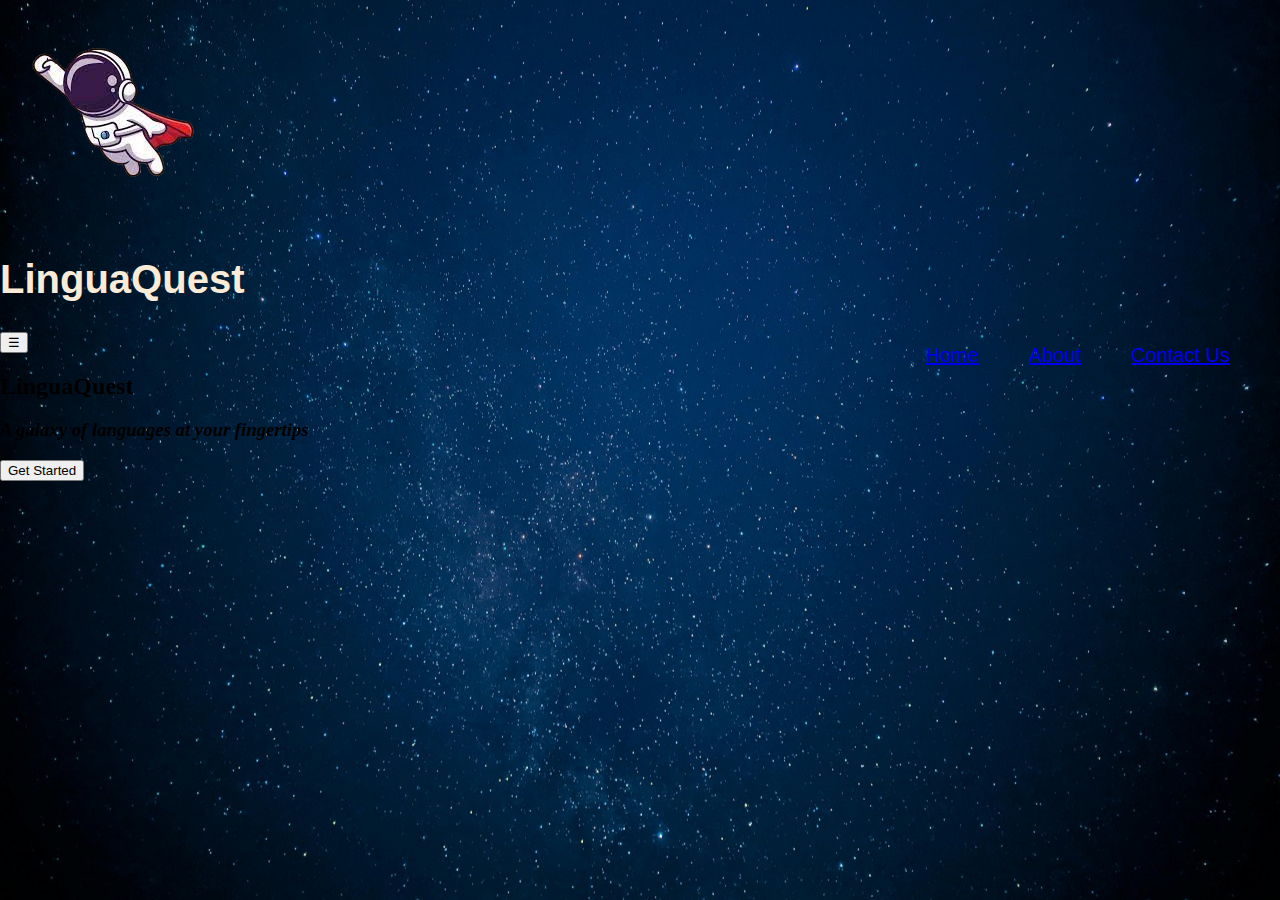
<file: index.html>
<!DOCTYPE html>
<html lang="en">
<head>
  <meta charset="UTF-8" />
  <meta name="viewport" content="width=device-width, initial-scale=1.0"/>
  <link rel="stylesheet" href="style.css" />
  <title>LinguaQuest</title>
  <link rel="icon" href="Logo.png" type="image/x-icon" />
</head>
<body>
  <header>
    <div class="header-left">
      <img src="new-removebg-preview.png" alt="Logo" class="logo" />
      <h1>LinguaQuest</h1>
    </div>

    <!-- Hamburger icon -->
    <button class="menu-toggle" aria-label="Toggle Menu">
      ☰
    </button>

    <nav class="nav">
      <a href="#">Home</a>
      <a href="#">About</a>
      <a href="#">Contact Us</a>
    </nav>
  </header>

  <main>
    <h2>LinguaQuest</h2>
    <h3><i>A galaxy of languages at your fingertips</i></h3>
    <div class="buttonStart">
      <button>Get Started</button>
    </div>
  </main>

  <script>
    const toggle = document.querySelector('.menu-toggle');
    const nav = document.querySelector('.nav');

    toggle.addEventListener('click', () => {
      nav.classList.toggle('nav-open');
    });
  </script>

  
</body>
</html>
</file>
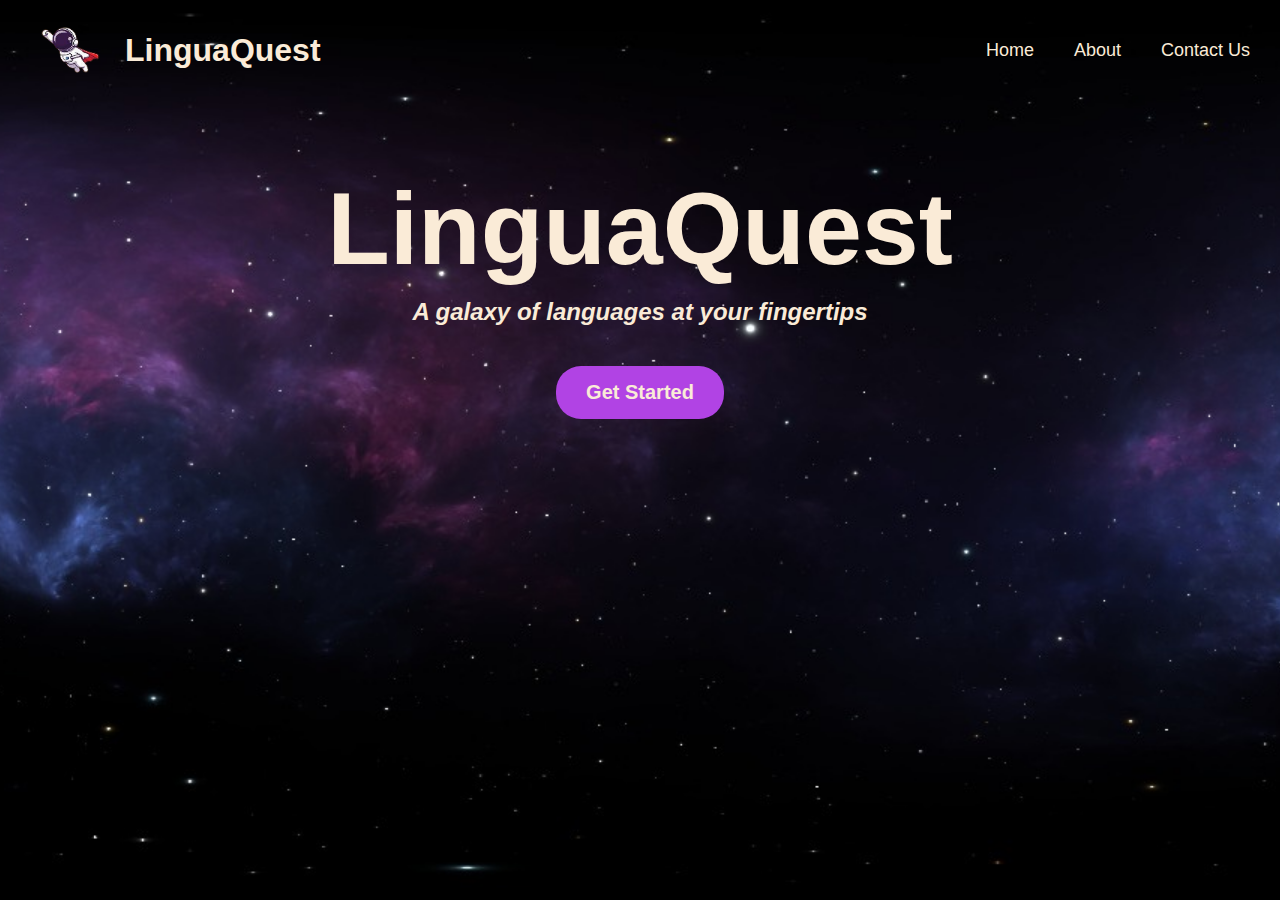
<file: HTML/index.html>
<!DOCTYPE html>
<html lang="en">
<head>
  <meta charset="UTF-8" />
  <meta name="viewport" content="width=device-width, initial-scale=1.0"/>
  <link rel="stylesheet" href="../CSS/style.css" />
  <title>LinguaQuest</title>
  <link rel="icon" href="../Images/Logo.png" type="image/x-icon" />
</head>
<body>
  <header>
    <div class="header-left">
      <img src="../Images/Logo Page.png" alt="Logo" class="logo" />
      <h1>LinguaQuest</h1>
    </div>

    <!-- Hamburger icon -->
    <button class="menu-toggle" aria-label="Toggle Menu">
      ☰
    </button>

    <nav class="nav">
      <a href="./index.html">Home</a>
      <a href="./about.html">About</a>
      <a href="./contact.html">Contact Us</a>
    </nav>
  </header>

  <main>
    <h2>LinguaQuest</h2>
    <h3><i>A galaxy of languages at your fingertips</i></h3>
    <div class="buttonStart">
      <button><a href="./lessons.html">Get Started</a></button>
    </div>
  </main>

  <script>
    const toggle = document.querySelector('.menu-toggle');
    const nav = document.querySelector('.nav');

    toggle.addEventListener('click', () => {
      nav.classList.toggle('nav-open');
    });
  </script>


</body>
</html>
</file>
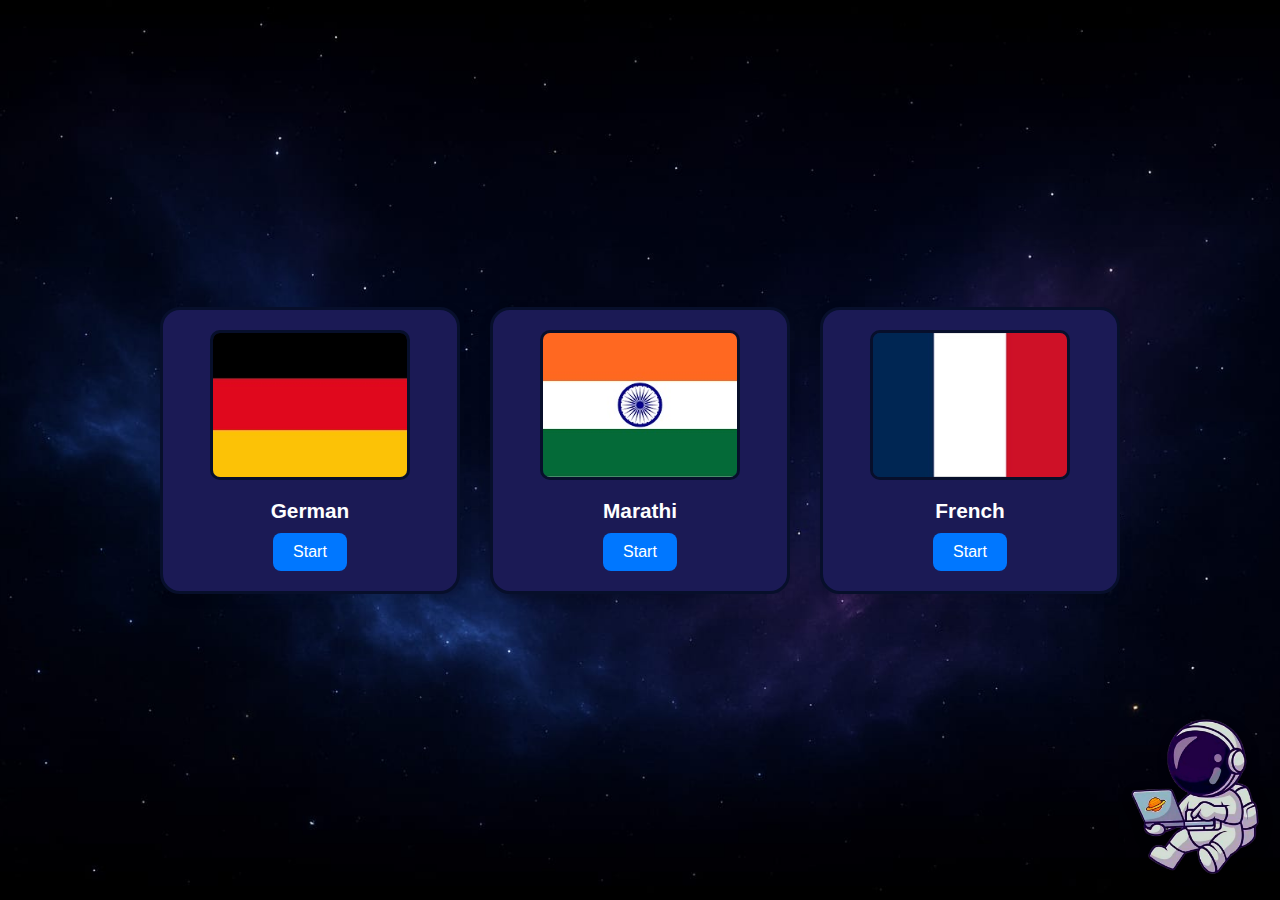
<file: lessons.html>
<!DOCTYPE html>
<html lang="en">
<head>
    <meta charset="UTF-8">
    <meta name="viewport" content="width=device-width, initial-scale=1.0">
    <link rel="stylesheet" href="lstyle.css">
    <title>Lessons</title>
    <link rel="icon" href="Logo.png" type="image/x-icon">
</head>
<body>
    <div class="outer-box">
        <div class="box1 box">
            <span class="flag1"><img src="./german flag.jpg" alt="German flag"></span>
            <p>German</p>
            <button class="start">Start</button>
        </div>
        <div class="box2 box">
            <span class="flag2"> <img src="./Indian flag.jpg" alt="Indian flag"></span>
            <p>Marathi</p>
            <button class="start">Start</button>
        </div>
        <div class="box3 box">
            <span class="flag3"><img src="./fench flag.jpg" alt="fench flag"></span>
            <p>French</p>
            <button class="start">Start</button>
        </div>
    </div>
    <div class="astro"><img src="./Astro.png" alt="Astronout"></div>
</body>
</html>
</file>
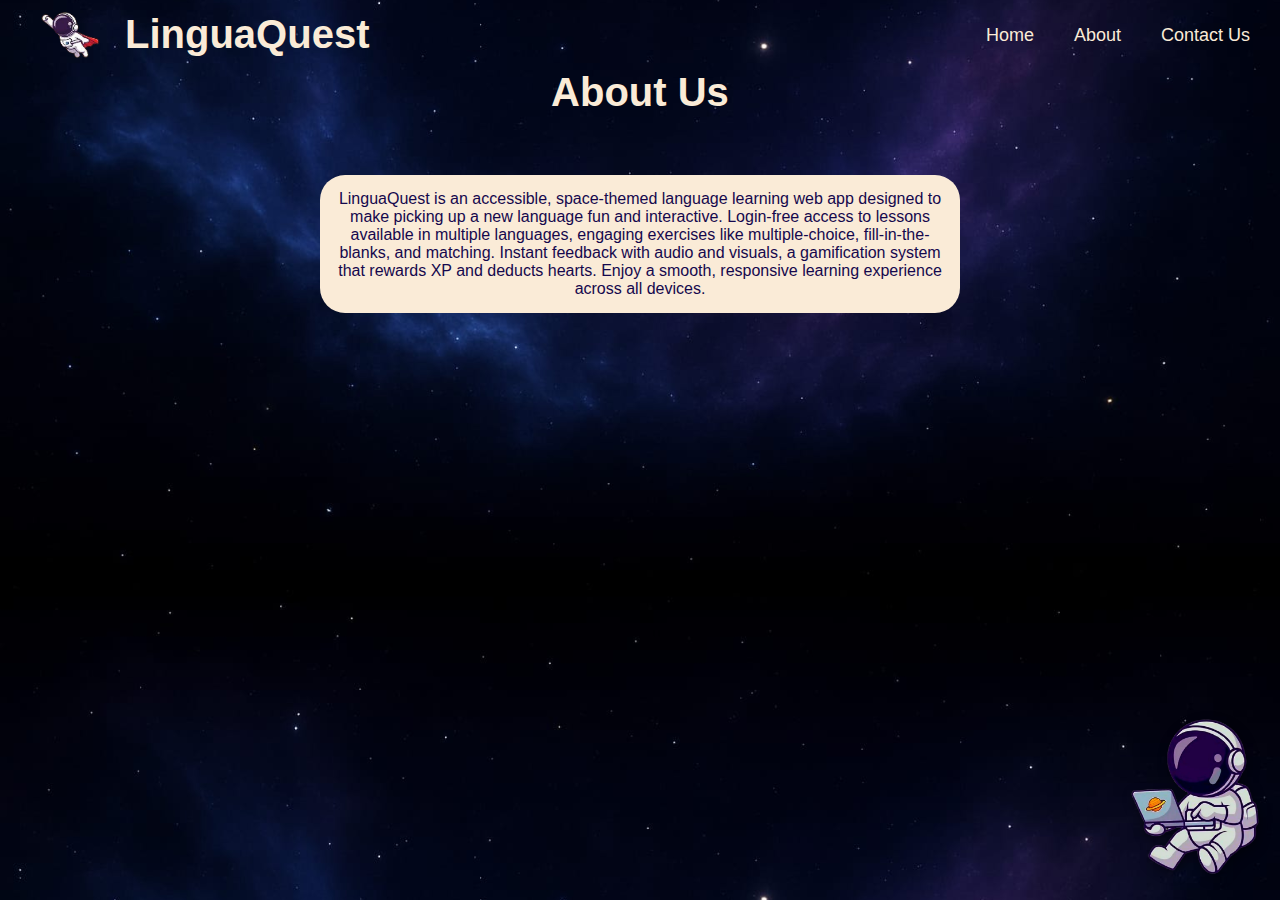
<file: HTML/about.html>
<!DOCTYPE html>
<html lang="en">
<head>
    <meta charset="UTF-8">
    <meta name="viewport" content="width=device-width, initial-scale=1.0">
    <link rel="stylesheet" href="../CSS/lstyle.css">
    <title>About</title>
    <link rel="icon" href="../Images/Logo.png" type="image/x-icon" />
</head>
<body>
    <header>
  <div class="header-left">
    <img src="../Images/Logo Page.png" alt="Logo" class="logo" />
    <h1>LinguaQuest</h1>
  </div>

  <!-- Fix: Added id -->
  <button class="menu-toggle" id="menuToggle" aria-label="Toggle Menu">
    ☰
  </button>

  <!-- Fix: Added id -->
  <nav class="nav" id="navLinks">
    <a href="./index.html">Home</a>
    <a href="./about.html">About</a>
    <a href="./contact.html">Contact Us</a>
  </nav>
</header>


  <main>
    <h1 class="heading">About Us</h1>
    <p class="about">
      LinguaQuest is an accessible, space-themed language learning web app designed to make picking up a new language fun and interactive.
    Login-free access to lessons available in multiple languages, engaging exercises like multiple-choice, fill-in-the-blanks, and matching.
    Instant feedback with audio and visuals, a gamification system that rewards XP and deducts hearts.
    Enjoy a smooth, responsive learning experience across all devices.
    </p>
  </main>

    <div class="astro">
    <img src="../Images/Astro.png" alt="Astronaut" />
  </div>

   <script>
    const toggle = document.getElementById('menuToggle');
    const nav = document.getElementById('navLinks');

    toggle.addEventListener('click', () => {
      nav.classList.toggle('nav-open');
    });
  </script>
</body>
</html>
</file>
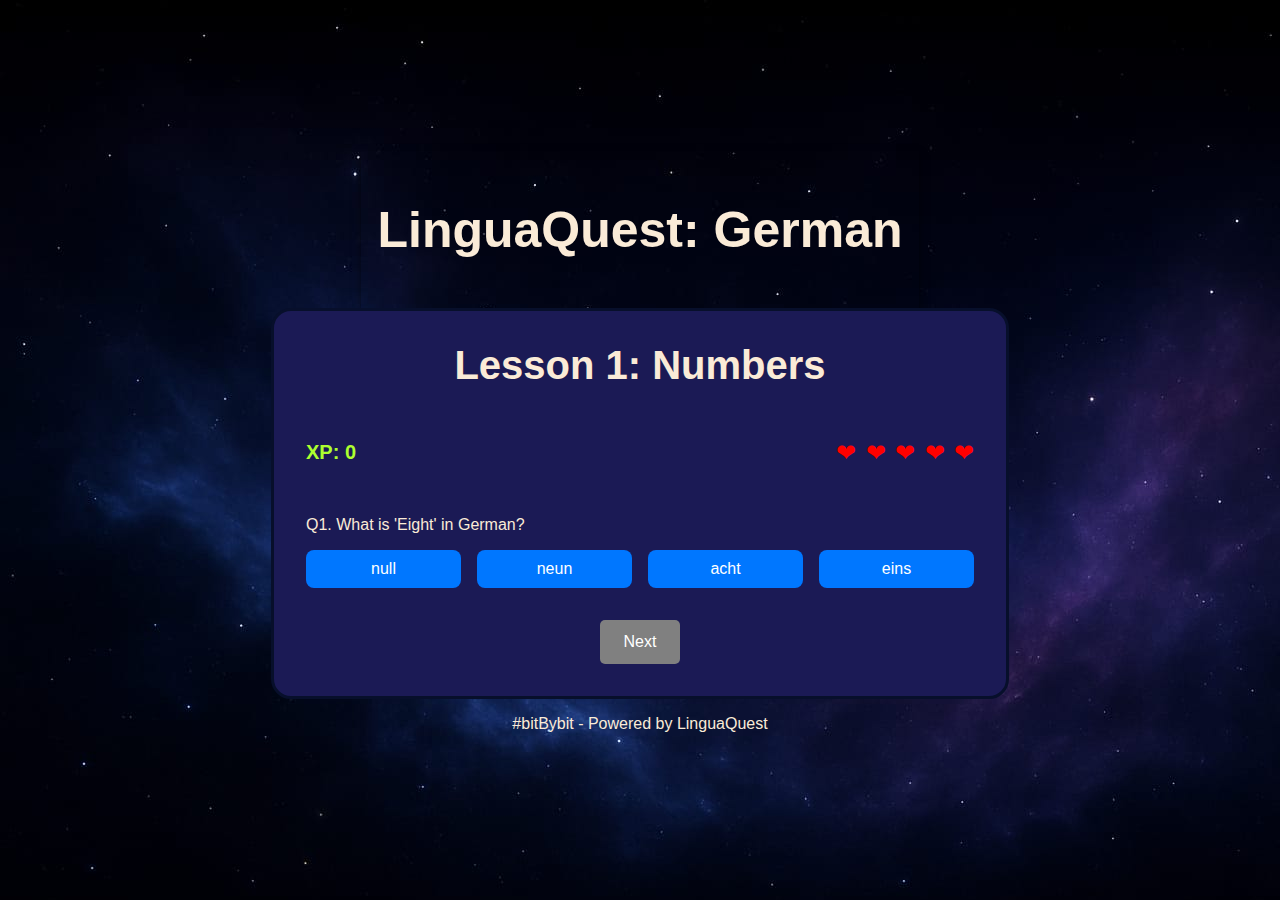
<file: HTML/lesson1.html>
<!DOCTYPE html>
<html lang="en">
<head>
  <meta charset="UTF-8" />
  <meta name="viewport" content="width=device-width, initial-scale=1.0" />
  <title>LinguaQuest - German Lesson</title>
  <link rel="icon" href="../Images/Logo.png" type="image/x-icon" />
  <link rel="stylesheet" href="../CSS/lesson1.css" />
  <link rel="stylesheet1" href="../CSS/lstyle.css" />
  <link rel="preconnect" href="https://fonts.googleapis.com" />
  <link rel="preconnect" href="https://fonts.gstatic.com" crossorigin />
  <link href="https://fonts.googleapis.com/css2?family=Orbitron&display=swap" rel="stylesheet">
</head>

<body>
  <header>
    <h1>LinguaQuest: German</h1>
  </header>

  <main>
    <section class="lesson-container">
      <h2>Lesson 1: Numbers</h2>

      <div class="top-bar">
        <p id="xp-display">XP: 0</p>
        <div id="hearts">
          <span class="heart">&#10084;</span>
          <span class="heart">&#10084;</span>
          <span class="heart">&#10084;</span>
          <span class="heart">&#10084;</span>
          <span class="heart">&#10084;</span>
        </div>
      </div>

      <div class="question-box" id="question-box" style="text-align: left;">
        <!-- Question will be loaded dynamically -->
      </div>

      <div class="option-container-grid" id="option-grid">
        <!-- Options dynamically placed in 2x2 grid -->
      </div>

      <button id="next-btn" onclick="nextQuestion()" disabled>Next</button>
    </section>
  </main>

  <footer>
    <p>#bitBybit - Powered by LinguaQuest</p>
  </footer>

  <script src="../Javascript/lesson1.js"></script>

  
</body>
</html>
</file>
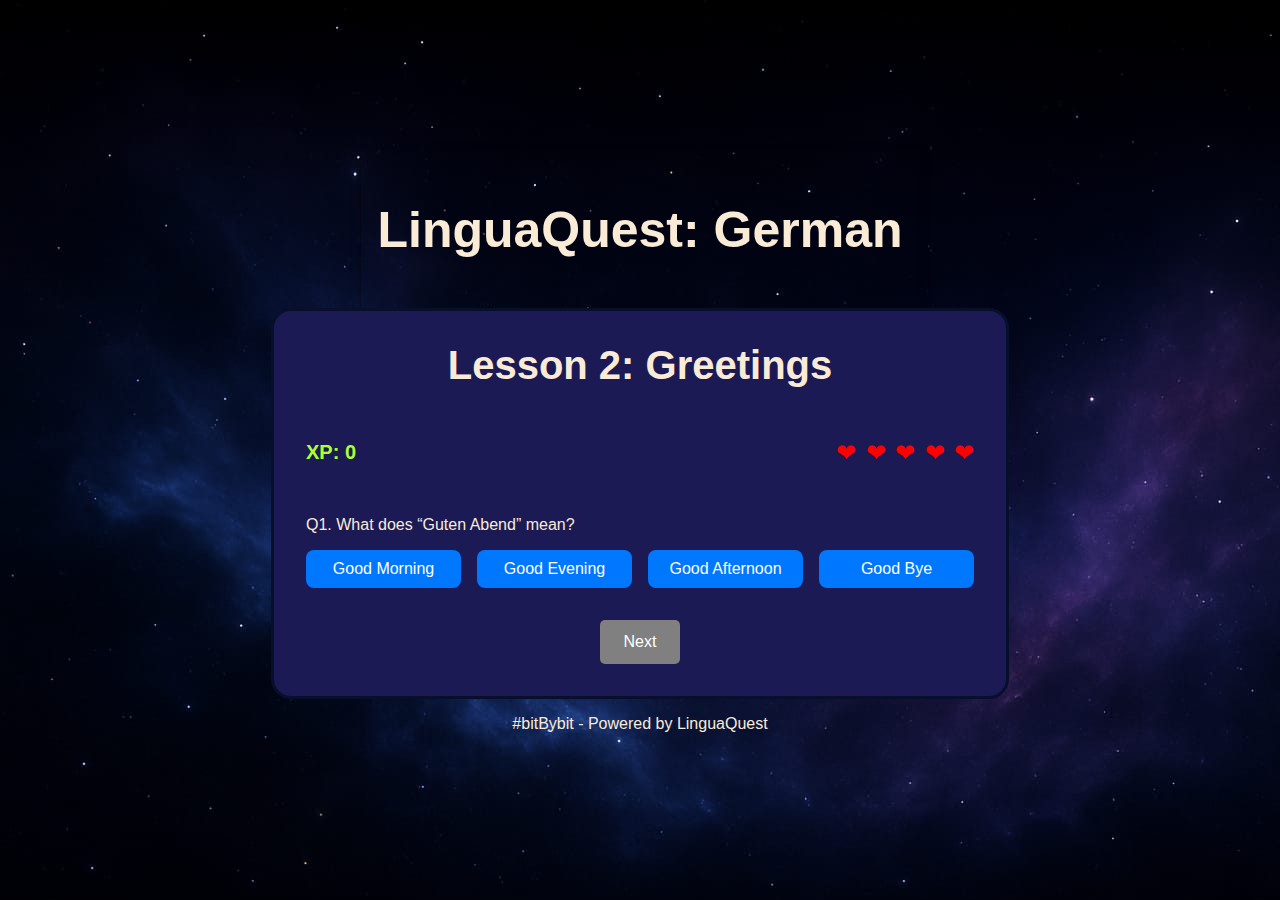
<file: HTML/lesson2.html>
<!DOCTYPE html>
<html lang="en">
<head>
  <meta charset="UTF-8" />
  <meta name="viewport" content="width=device-width, initial-scale=1.0" />
  <title>LinguaQuest - German Lesson</title>
  <link rel="icon" href="../Images/Logo.png" type="image/x-icon" />
  <link rel="stylesheet" href="../CSS/lesson2.css" />
  <link rel="preconnect" href="https://fonts.googleapis.com" />
  <link rel="preconnect" href="https://fonts.gstatic.com" crossorigin />
  <link href="https://fonts.googleapis.com/css2?family=Orbitron&display=swap" rel="stylesheet">
</head>

<body>
  <header>
    <h1>LinguaQuest: German</h1>
  </header>

  <main>
    <section class="lesson-container">
      <h2>Lesson 2: Greetings</h2>

      <div class="top-bar">
        <p id="xp-display">XP: 0</p>
        <div id="hearts">
          <span class="heart">&#10084;</span>
          <span class="heart">&#10084;</span>
          <span class="heart">&#10084;</span>
          <span class="heart">&#10084;</span>
          <span class="heart">&#10084;</span>
        </div>
      </div>

      <div class="question-box" id="question-box" style="text-align: left;">
        <!-- Question will be loaded dynamically -->
      </div>

      <div class="option-container-grid" id="option-grid">
        <!-- Options dynamically placed in 2x2 grid -->
      </div>

      <button id="next-btn" onclick="nextQuestion()" disabled>Next</button>
    </section>
  </main>

  <footer>
    <p>#bitBybit - Powered by LinguaQuest</p>
  </footer>

  <script src="../Javascript/lesson2.js"></script>
</body>
</html>
</file>
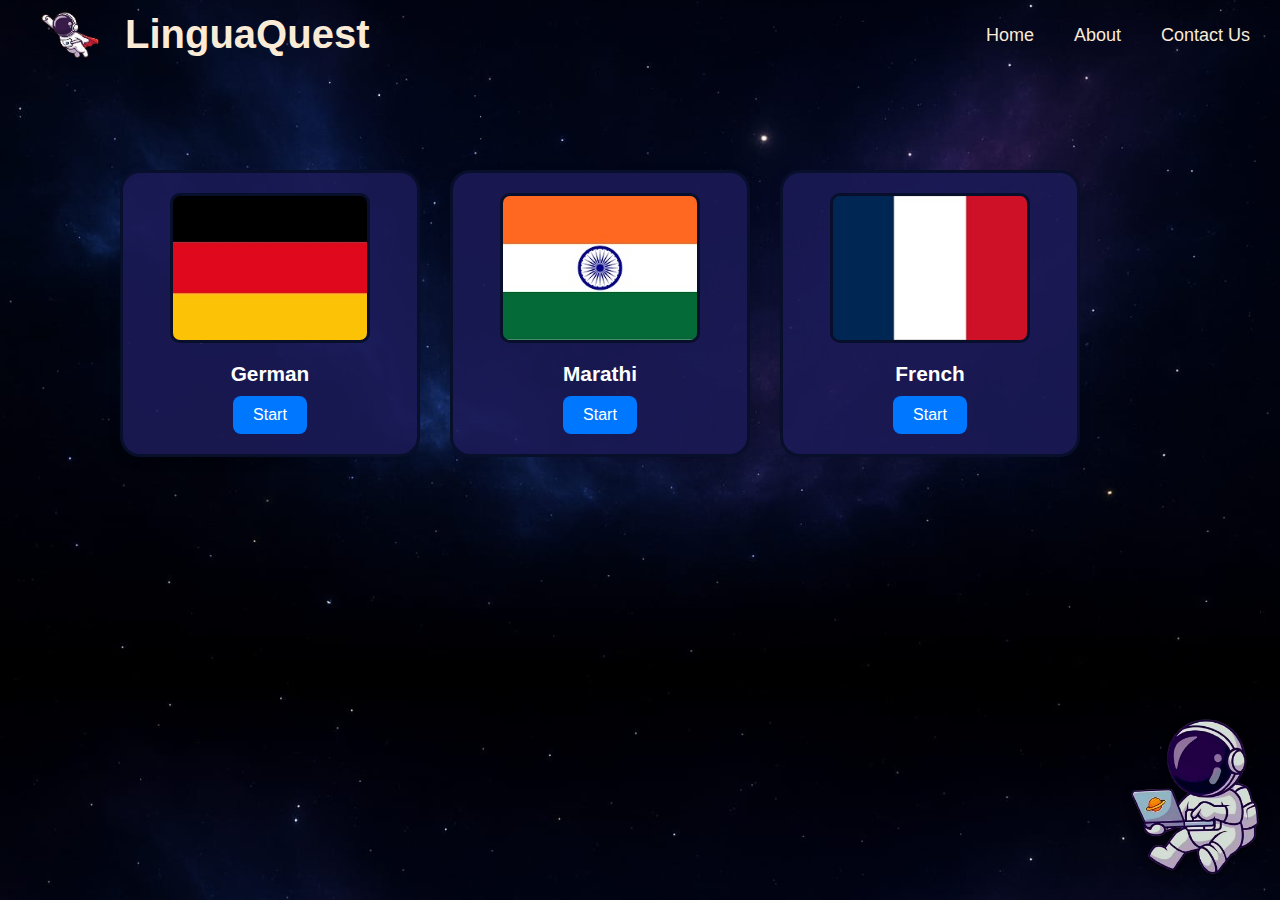
<file: HTML/lessons.html>
<!DOCTYPE html>
<html lang="en">
<head>
  <meta charset="UTF-8" />
  <meta name="viewport" content="width=device-width, initial-scale=1.0" />
  <link rel="stylesheet" href="../CSS/lstyle.css" />
  <title>Lessons</title>
  <link rel="icon" href="../Images/Logo.png" type="image/x-icon" />
</head>
<body>

  <header>
    <div class="header-left">
      <img src="../Images/Logo Page.png" alt="Logo" class="logo" />
      <h1>LinguaQuest</h1>
    </div>

    <!-- Hamburger Icon -->
    <button class="menu-toggle" id="menuToggle" aria-label="Toggle Menu">☰</button>

    <nav class="nav" id="navLinks">
      <a href="./index.html">Home</a>
      <a href="./about.html">About</a>
      <a href="./contact.html">Contact Us</a>
    </nav>
  </header>

  <main class="outer-box">
    <div class="box">
      <img src="../Images/german flag.jpg" alt="German flag" />
      <p>German</p>
      <a href="./select_lesson.html"><button class="start">Start</button></a>
    </div>
    <div class="box">
      <img src="../Images/Indian flag.jpg" alt="Indian flag" />
      <p>Marathi</p>
      <button class="start">Start</button>
    </div>
    <div class="box">
      <img src="../Images/fench flag.jpg" alt="French flag" />
      <p>French</p>
      <button class="start">Start</button>
    </div>
  </main>

  <div class="astro">
    <img src="../Images/Astro.png" alt="Astronaut" />
  </div>

  <!-- JavaScript to toggle mobile menu -->
  <script>
    const toggle = document.getElementById('menuToggle');
    const nav = document.getElementById('navLinks');

    toggle.addEventListener('click', () => {
      nav.classList.toggle('nav-open');
    });
  </script>
</body>
</html>
</file>
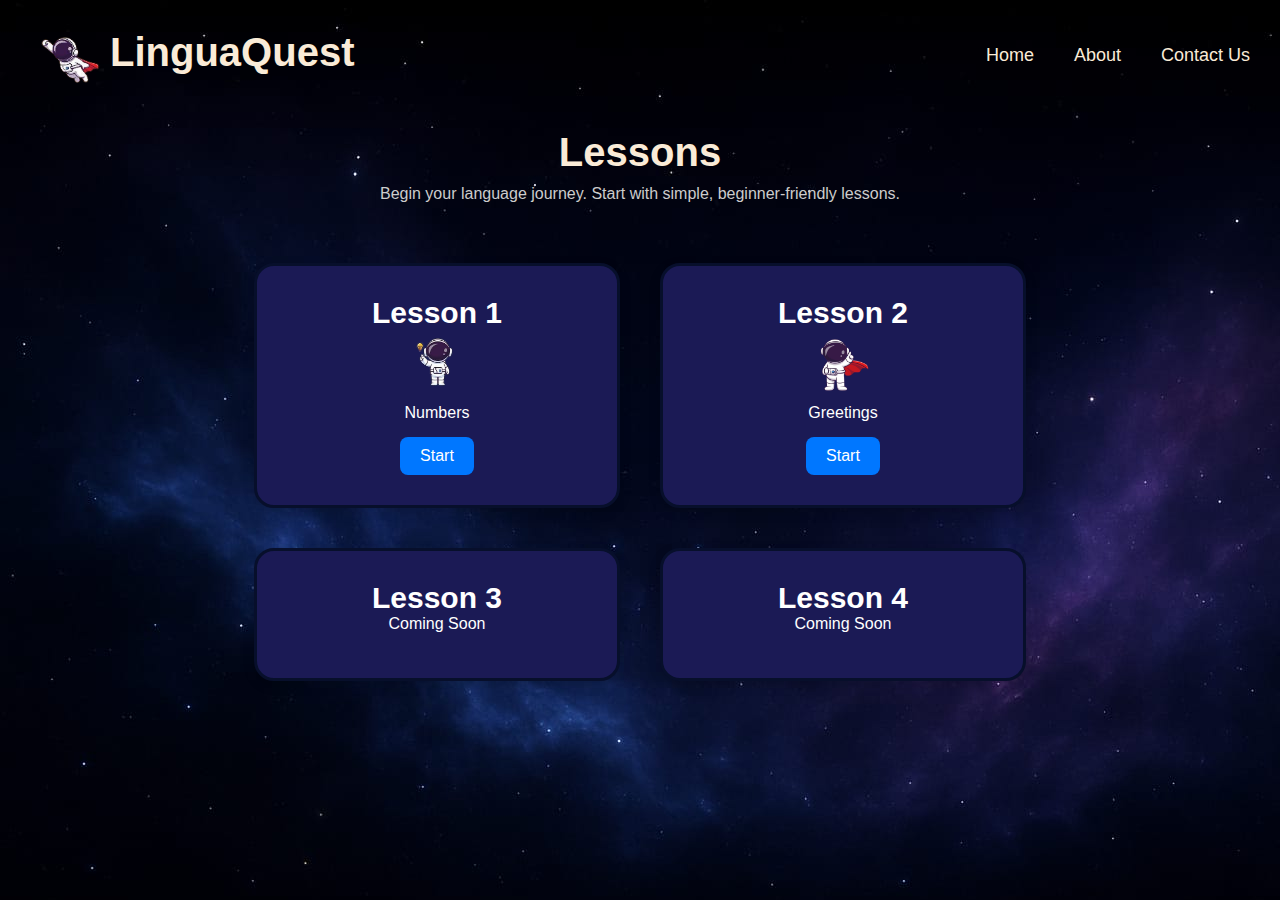
<file: HTML/select_lesson.html>
<!DOCTYPE html>
<html lang="en">
  <head>
    <meta charset="UTF-8" />
    <meta name="viewport" content="width=device-width, initial-scale=1.0" />
    <title>Select Lesson</title>
    <link rel="icon" href="../Images/Logo.png" type="image/x-icon" />
    <!-- <link rel="stylesheet1" href="../CSS/lstyle.css"> -->
    <link rel="stylesheet" href="../CSS/sl_style.css">
  </head>
  <body>
     <header>
    <div class="header-left" style="display: flex; padding-top: 10px;">
      <img src="../Images/Logo Page.png" alt="Logo" class="logo" />
      <h1 style="padding-top: 10px;">LinguaQuest</h1>
    </div>

    <!-- Hamburger icon -->
    <button class="menu-toggle" aria-label="Toggle Menu">
      ☰
    </button>

    <nav class="nav">
      <a href="./index.html">Home</a>
      <a href="./about.html">About</a>
      <a href="./contact.html">Contact Us</a>
    </nav>
  </header>

    <div class="container">
      <h1>Lessons</h1>
      <p class="subheading">
        Begin your language journey. Start with simple, beginner-friendly
        lessons.
      </p>

      <div class="lessons-grid">
        <div class="less">
          <div class="lesson-card lesson1">
            <h2>Lesson 1</h2>
            <div class="icon"><img src="../Images/idea.png" height="70"></div>
            <p>Numbers</p>
            <a href="./lesson1.html"><button class="button">Start</button></a>
          </div>

          <div class="lesson-card lesson2">
            <h2>Lesson 2</h2>
            <div class="icon"><img src="../Images/ast.png" height="70px" alt=""></div>
            <p>Greetings</p>
            <a href="./lesson2.html"><button class="button">Start</button></a>
          </div>
        </div>

        <div class="less">
          <div class="lesson-card coming-soon">
            <h2>Lesson 3</h2>
            <p>Coming Soon</p>
          </div>

          <div class="lesson-card coming-soon">
            <h2>Lesson 4</h2>
            <p>Coming Soon</p>
          </div>
        </div>
      </div>
    </div>

    <script>
    const toggle = document.querySelector('.menu-toggle');
    const nav = document.querySelector('.nav');

    toggle.addEventListener('click', () => {
      nav.classList.toggle('nav-open');
    });
  </script>

  </body>
</html>
</file>
<file: style.css>
body {
  margin: 0;
  padding: 0;
  background-image: url('midglow.jpg'); /* or .png/.webp */
  background-size: cover;      
  background-position: center;  
  background-repeat: no-repeat;
  background-attachment: fixed;
}

header{
    color: antiquewhite;
    font-family:'Segoe UI', Tahoma, Geneva, Verdana, sans-serif;
    font-size: 20px;
}

.nav {
      display: flex;
      gap: 50px;
      float: right;
      padding-right: 50px;
      padding-top: 15px;
      font-size: 20px;
    }
</file>
<file: CSS/style.css>
/* General body styles */
body {
  margin: 0;
  padding: 0;
  background-image: url('../Images/Back2.jpg');
  background-size: cover;
  background-position: center;
  background-repeat: no-repeat;
  background-attachment: fixed;
  font-family: 'Segoe UI', Tahoma, Geneva, Verdana, sans-serif;
}

/* Header layout */
header {
  display: flex;
  justify-content: space-between;
  align-items: center;
  padding: 10px 30px;
  color: antiquewhite;
  flex-wrap: wrap;
}

/* Logo & Title */
.header-left {
  display: flex;
  align-items: center;
  gap: 15px;
}

.logo {
  width: 80px;
  height: auto;
}

/* Nav links */
.nav {
  display: flex;
  gap: 40px;
}

.nav a {
  color: antiquewhite;
  text-decoration: none;
  font-size: 18px;
  font-weight: 500;
  transition: color 0.3s;
}

.nav a:hover {
  color: #00ffd5;
}

/* Hamburger toggle (hidden by default) */
.menu-toggle {
  display: none;
  background: none;
  border: none;
  font-size: 30px;
  color: antiquewhite;
  cursor: pointer;
}

/* Typography */
h2 {
  text-align: center;
  color: antiquewhite;
  font-size: 8vw;
  margin: 20px 0 0 0;
  padding-top: 50px;
}

h3 {
  text-align: center;
  color: antiquewhite;
  font-size: 24px;
  margin-top: 10px;
}

a{
  text-decoration: none;
  color: antiquewhite;
}
/* Button section */
.buttonStart {
  margin-top: 30px;
  padding-top: 10px;
  display: flex;
  justify-content: center;
  align-items: center;
}

.buttonStart button {
  background-color: rgb(177, 67, 228);
  border-radius: 25px;
  transition: background 0.3s;
  padding: 15px 30px;
  cursor: pointer;
  color: antiquewhite;
  border: none;
  font-size: 20px;
  font-weight: bold;
}

.buttonStart button:hover {
  background-color: rgb(153, 22, 185);
}

/* Responsive: Mobile Styles */
@media (max-width: 768px) {
  .nav {
    display: none;
    flex-direction: column;
    width: 100%;
    background-color: rgba(0, 0, 0, 0.7);
    margin-top: 10px;
    padding: 10px 0;
  }

  .nav.nav-open {
    display: flex;
  }

  .nav a {
    padding: 10px 20px;
    font-size: 16px;
    text-align: center;
  }

  .menu-toggle {
    display: block;
  }

  header {
    flex-direction: column;
    align-items: flex-start;
  }
}
</file>
<file: CSS/lesson1.css>
body {
  margin: 0;
  font-family: 'Segoe UI', Tahoma, Geneva, Verdana, sans-serif;
  background: linear-gradient(to top, #0d0d2b, #1a1a40);
  color: antiquewhite;
  display: flex;
  justify-content: center;
  align-items: center;
  flex-direction: column;
  min-height: 100vh;
  background-image: url('../Images/background.jpg');
}

header {
  text-align: center;
  padding: 1rem;
  font-size: 20px;
  color: antiquewhite;
  box-shadow: 0 4px 8px rgba(0,0,0,0.5);
}

.lesson-container {
  flex: 1;
  padding: 2rem;
  justify-content: center;
  
  margin: auto;
  background-color: #1B1A55;
  border-radius: 20px;
  border: solid #070F2B;
  text-align: center;
}

h1{
  font-size: 50px;
}

.lesson-container h2{
  font-size: 40px;
  margin-top: 0;
}

.top-bar {
  display: flex;
  justify-content: space-between;
  align-items: center;
  margin-bottom: 2rem;
}

#xp-display{
  color: greenyellow;
  font-weight: bolder;
  font-size: 20px;
}

#hearts .heart {
  font-size: 1.5rem;
  color: red;
  margin-left: 5px;
}

.option-container, .input-container, .match-container, .audio-container {
  display: flex;
  flex-wrap: wrap;
  justify-content: center;
  gap: 1rem;
  margin-top: 1rem;
}

button.option {
    background-color: #0077ff;
    color: white;
    border: none;
    padding: 10px 20px;
    font-size: 1rem;
    border-radius: 8px;
    width: 155px;
    cursor: pointer;
    transition: background-color 0.3s ease;
}

button.option:hover {
  background-color: #333366;
}

button.correct {
  background-color: #00cc88 !important;
}

button.incorrect {
  background-color: #cc0033 !important;
}

#next-btn {
  margin-top: 2rem;
  padding: 0.8rem 1.5rem;
  background-color: #0055ff;
  color: white;
  border: none;
  border-radius: 5px;
  font-size: 1rem;
  cursor: pointer;
}

#next-btn:disabled {
  background-color: gray;
  cursor: not-allowed;
}


input.blank-input {
  padding: 0.5rem;
  font-size: 1rem;
  width: 150px;
  text-align: center;
  border: 2px solid #00ffff;
  border-radius: 5px;
}

.match-columns {
  display: flex;
  justify-content: space-around;
  margin-top: 1rem;
}

.column {
  display: flex;
  flex-direction: column;
  gap: 1rem;
}

.draggable {
  padding: 0.8rem 1.2rem;
  background-color: #222244;
  color: white;
  border: 2px solid #00ffff;
  border-radius: 8px;
  cursor: grab;
  text-align: center;
}

.droppable {
  padding: 0.8rem 1.2rem;
  background-color: #111122;
  color: white;
  border: 2px dashed #00ffff;
  border-radius: 8px;
  min-width: 120px;
  text-align: center;
}

.correct-drop {
  background-color: #00cc88 !important;
  border: 2px solid #00cc88 !important;
}

.incorrect-drop {
  background-color: #cc0033 !important;
  border: 2px solid #cc0033 !important;
}

.back {
  display: inline-block;
  padding: 12px 24px;
  margin-top: 20px;
  font-size: 16px;
  font-weight: bold;
  text-align: center;
  text-decoration: none;
  background-color: rgb(177, 67, 228); /* Green background */
  color: white;
  border: none;
  border-radius: 8px;
  cursor: pointer;
  transition: background-color 0.3s ease, transform 0.2s ease;
}

.back:hover {
  background-color: rgb(177, 67, 228);
  transform: scale(1.05);
}

.back:active {
  transform: scale(0.98);
}



@media (max-width: 800px) {
  
  .lesson-container{
    margin-left: 20px;
    margin-right: 20px;
  }
}
</file>
<file: CSS/lesson2.css>
body {
  margin: 0;
  font-family: 'Segoe UI', Tahoma, Geneva, Verdana, sans-serif;
  background: linear-gradient(to top, #0d0d2b, #1a1a40);
  color: antiquewhite;
  display: flex;
  justify-content: center;
  align-items: center;
  flex-direction: column;
  min-height: 100vh;
  background-image: url('../Images/background.jpg');
}

header {
  text-align: center;
  padding: 1rem;
  font-size: 20px;
  color: antiquewhite;
  box-shadow: 0 4px 8px rgba(0,0,0,0.5);
}

.lesson-container {
  flex: 1;
  padding: 2rem;
  justify-content: center;
  
  margin: auto;
  background-color: #1B1A55;
  border-radius: 20px;
  border: solid #070F2B;
  text-align: center;
}

h1{
  font-size: 50px;
}

.lesson-container h2{
  font-size: 40px;
  margin-top: 0;
}

.top-bar {
  display: flex;
  justify-content: space-between;
  align-items: center;
  margin-bottom: 2rem;
}

#xp-display{
  color: greenyellow;
  font-weight: bolder;
  font-size: 20px;
}

#hearts .heart {
  font-size: 1.5rem;
  color: red;
  margin-left: 5px;
}

.option-container, .input-container, .match-container, .audio-container {
  display: flex;
  flex-wrap: wrap;
  justify-content: center;
  gap: 1rem;
  margin-top: 1rem;
}

button.option {
    background-color: #0077ff;
    color: white;
    border: none;
    padding: 10px 20px;
    font-size: 1rem;
    border-radius: 8px;
    width: 155px;
    cursor: pointer;
    transition: background-color 0.3s ease;
}

button.option:hover {
  background-color: #333366;
}

button.correct {
  background-color: #00cc88 !important;
}

button.incorrect {
  background-color: #cc0033 !important;
}

#next-btn {
  margin-top: 2rem;
  padding: 0.8rem 1.5rem;
  background-color: #0055ff;
  color: white;
  border: none;
  border-radius: 5px;
  font-size: 1rem;
  cursor: pointer;
}

#next-btn:disabled {
  background-color: gray;
  cursor: not-allowed;
}


input.blank-input {
  padding: 0.5rem;
  font-size: 1rem;
  width: 150px;
  text-align: center;
  border: 2px solid #00ffff;
  border-radius: 5px;
}

.match-columns {
  display: flex;
  justify-content: space-around;
  margin-top: 1rem;
}

.column {
  display: flex;
  flex-direction: column;
  gap: 1rem;
}

.draggable {
  padding: 0.8rem 1.2rem;
  background-color: #222244;
  color: white;
  border: 2px solid #00ffff;
  border-radius: 8px;
  cursor: grab;
  text-align: center;
}

.droppable {
  padding: 0.8rem 1.2rem;
  background-color: #111122;
  color: white;
  border: 2px dashed #00ffff;
  border-radius: 8px;
  min-width: 120px;
  text-align: center;
}

.correct-drop {
  background-color: #00cc88 !important;
  border: 2px solid #00cc88 !important;
}

.incorrect-drop {
  background-color: #cc0033 !important;
  border: 2px solid #cc0033 !important;
}

.back{
  padding: 5px;
  padding: 0.8rem 1.5rem;
  background-color: #0055ff;
  color: white;
  border: none;
  border-radius: 5px;
  font-size: 1rem;
  cursor: pointer;
}


@media (max-width: 800px) {
  
  .lesson-container{
    margin-left: 20px;
    margin-right: 20px;
  }
}
</file>
<file: CSS/sl_style.css>
*{
    margin: 0;
    padding: 0;
}

body {
  margin: 0;
  padding: 0;
  font-family: 'Segoe UI', sans-serif;
  background: radial-gradient(circle at top, #0b1d3a, #000);
  color: white;
  min-height: 100vh;
  background-image: url('../Images/background.jpg');
  Font-family : 'Segoe UI', Tahoma, Geneva, Verdana, sans-serif;
}

header {
  display: flex;
  justify-content: space-between;
  align-items: center;
  padding: 10px 30px;
  color: antiquewhite;
  height: 70px;
  position: relative;
  z-index: 10;
  flex-wrap: wrap; /* To allow wrapping */
}

.logo {
  width: 80px;
  height: auto;
}

.nav {
  display: flex;
  gap: 40px;
  margin: 0;
  padding: 0;
}

.nav a {
  color: antiquewhite;
  text-decoration: none;
  font-size: 18px;
  font-weight: 500;
  transition: color 0.3s;
  line-height: 70px; /* Vertically aligns with header */
}


.nav a:hover {
  color: #00ffd5;
}

/* Hamburger toggle (hidden by default) */
.menu-toggle {
  display: none;
  justify-content: left;
  background: none;
  border: none;
  font-size: 30px;
  color: antiquewhite;
  cursor: pointer;
}
.container {
  padding: 40px 20px;
  text-align: center;
}

h1 {
  font-size: 40px;
  margin-bottom: 10px;
  color: antiquewhite;
}

h2{
    font-size: 30px;
}
.subheading {
  font-size: 16px;
  color: #ccc;
  margin-bottom: 40px;
}

.lessons-grid {
  
  grid-template-columns: 1fr 1fr;
  gap: 30px;
  justify-items: center;
  width: auto;
  margin: 0 auto;
}

.lesson-card {
  background-color: #1B1A55;
  border: solid #070F2B;
  border-radius: 20px;
  padding: 30px;
  width: 300px;
  /* height: 170px; */
  box-shadow: 0 4px 12px rgba(0, 0, 0, 0.15);
  transition: transform 0.3s ease, box-shadow 0.3 ease;
  text-align: center;
  margin: 20px;
}

.lesson-card p{
    margin-bottom: 15px;
}
.lesson-card:hover {
    transform: translateY(-5px);
    box-shadow: 0 8px 16px rgba(0, 0, 0, 0.2);
}

.less{
    display: flex;
    justify-content: center;
    flex-wrap: wrap;
}

.button{
    background-color: #0077ff;
    color:white;
    border: none;
    padding: 10px 20px;
    font-size: 1rem;
    border-radius: 8px ;
    cursor: pointer;
    transition: background-color 0.3s ease;
}

@media (max-width: 768px) {
  .menu-toggle {
  display: flex; /* Show only on small screens */
  margin-top: 10px;
  margin-left: 10px;
  flex-wrap: wrap;
  justify-content: left;
}

header{
  display: block;
}


  .nav {
    display: none;
    flex-direction: column;
    position: absolute;
    top: 70px;
    right: 0;
    background-color: rgba(0, 0, 0, 0.85);
    width: 100%;
    text-align: center;
    padding: 10px 0;
  }

  .nav.nav-open {
    display: flex;
  }

  .nav a {
    padding: 10px 0;
    font-size: 16px;
    border-bottom: 1px solid rgba(255, 255, 255, 0.1);
  }

  header {
  flex-direction: column;
  align-items: flex-start;
}


  .outer-box {
    flex-direction: column;
    align-items: center;
  }

  .box {
    width: 90%;
  }

  .box img {
    width: 150px;
    height: 100px;
  }

  .start {
    padding: 8px 16px;
    font-size: 0.9rem;
  }

  .astro img {
    width: 90px;
  }
}

@media (max-width: 600px) {
    .lessons-grid {
        flex-direction: column;
        align-items: center;
    }

    .lesson-card {
        width: 90%;
    }

     .button {
        padding: 8px 16px;
        font-size: 0.9rem;
    }

    
}
</file>
<file: lstyle.css>
/* Reset */
* {
    margin: 0;
    padding: 0;
    box-sizing: border-box;
}

body {
    font-family: 'Segoe UI', Tahoma, Geneva, Verdana, sans-serif;
    background-image: url(./background.jpg);
    background-size: cover;
    background-position: center;
    min-height: 100vh;
    display: flex;
    flex-direction: column;
    justify-content: center;
    align-items: center;
    padding: 40px 20px;
    position: relative;
}

/* Outer Container */
.outer-box {
    display: flex;
    justify-content: center;
    gap: 30px;
    flex-wrap: wrap;
    max-width: 1200px;
    width: 100%;
}

/* Language Box */
.box {
    background-color: #1B1A55;
    border-radius: 20px;
    border: solid #070F2B;
    padding: 20px;
    text-align: center;
    box-shadow: 0 4px 12px rgba(0, 0, 0, 0.15);
    transition: transform 0.3s ease, box-shadow 0.3s ease;
    width: 300px;
}

.box:hover {
    transform: translateY(-5px);
    box-shadow: 0 8px 16px rgba(0, 0, 0, 0.2);
}

/* Flag Image */
.box img {
    width: 200px;
    height: 150px;
    border: solid #070F2B;
    border-radius: 10px;
    margin-bottom: 15px;
    object-fit: cover;
}

/* Language Name */
.box p {
    font-size: 1.3rem;
    font-weight: bold;
    font-family: 'Segoe UI', Tahoma, Geneva, Verdana, sans-serif;
    color: white;
    margin-bottom: 10px;
}

/* Start Button */
.start {
    background-color: #0077ff;
    color: white;
    border: none;
    padding: 10px 20px;
    font-size: 1rem;
    border-radius: 8px;
    cursor: pointer;
    transition: background-color 0.3s ease;
}

.start:hover {
    background-color: #005fd1;
}

/* Astro Image - bottom right but away from boxes */
.astro {
    position: fixed;
    bottom: 20px;
    right: 20px;
    z-index: 10;
}

.astro img {
    width: 130px;
    height: auto;
    filter: drop-shadow(2px 4px 6px rgba(0, 0, 0, 0.4));
    transition: transform 0.3s ease;
}

.astro img:hover {
    transform: scale(1.05);
}

/* Responsive Adjustments */
@media (max-width: 600px) {
    .outer-box {
        flex-direction: column;
        align-items: center;
    }

    .box {
        width: 90%;
    }

    .box img {
        width: 150px;
        height: 100px;
    }

     .start {
        padding: 8px 16px;
        font-size: 0.9rem;
    }

    .astro img {
        width: 90px;
    }
}
</file>
<file: CSS/lstyle.css>
/* Reset */
* {
  margin: 0;
  padding: 0;
  box-sizing: border-box;
}

/* Body */
body {
  font-family: 'Segoe UI', Tahoma, Geneva, Verdana, sans-serif;
  background-image: url('../Images/background.jpg');
  background-size: cover;
  background-position: center;
  color: antiquewhite;
  position: relative;
}

/* Header */
header {
  display: flex;
  justify-content: space-between;
  align-items: center;
  padding: 10px 30px;
  height: 70px;
  position: relative;
  z-index: 10;
}

/* Logo and Title */
.header-left {
  display: flex;
  align-items: center;
  gap: 15px;
}

.header-left h1{
  margin-top: 8px;
}
.logo {
  width: 80px;
  height: auto;
}

/* Nav links */
.nav {
  display: flex;
  gap: 40px;
}

.nav a {
  color: antiquewhite;
  text-decoration: none;
  font-size: 18px;
  font-weight: 500;
  transition: color 0.3s;
  line-height: 70px;
}

.nav a:hover {
  color: #00ffd5;
}

.heading{
  text-align: center;
  color: antiquewhite;
  font-size: 2.5rem;
  padding-bottom: 50px;
}

.about{
  color: rgb(21, 8, 77);
  background-color: antiquewhite;
  width: 50%;
  align-items: center;
  align-content: center;
  align-self: center;
  border-radius: 25px;
  text-decoration: solid;
  padding: 15px;
  text-align: center;
  justify-self: center;
}

/* .heading{
  color: antiquewhite;
  font-size: 2.5rem;
  text-align: center;
} */
/* Hamburger toggle */
.menu-toggle {
  display: none;
  background: none;
  border: none;
  font-size: 30px;
  color: antiquewhite;
  cursor: pointer;
}

/* Outer box container */
.outer-box {
  display: flex;
  justify-content: center;
  align-items: center;
  gap: 30px;
  flex-wrap: wrap;
  max-width: 1200px;
  width: 100%;
  padding: 100px 20px 40px;
  text-align: center;
}

/* Language Box */
.box {
  background-color: rgba(27, 26, 85, 0.9); /* semi-transparent */
  border-radius: 20px;
  border: solid #070F2B;
  padding: 20px;
  text-align: center;
  box-shadow: 0 4px 12px rgba(0, 0, 0, 0.15);
  transition: transform 0.3s ease, box-shadow 0.3s ease;
  width: 300px;
}

.box:hover {
  transform: translateY(-5px);
  box-shadow: 0 8px 16px rgba(0, 0, 0, 0.2);
}

.box img {
  width: 200px;
  height: 150px;
  border: solid #070F2B;
  border-radius: 10px;
  margin-bottom: 15px;
  object-fit: cover;
}

.box p {
  font-size: 1.3rem;
  font-weight: bold;
  color: white;
  margin-bottom: 10px;
}

.container {
  padding: 40px 20px;
  text-align: center;
}

h1 {
  font-size: 40px;
  margin-bottom: 10px;
  color: antiquewhite;
}

h2{
    font-size: 30px;
}
.subheading {
  font-size: 16px;
  color: #ccc;
  margin-bottom: 40px;
}

.lessons-grid {
  
  grid-template-columns: 1fr 1fr;
  gap: 30px;
  justify-items: center;
  width: auto;
  margin: 0 auto;
}

.lesson-card {
  background-color: #1B1A55;
  border: solid #070F2B;
  border-radius: 20px;
  padding: 30px;
  width: 300px;
  /* height: 170px; */
  box-shadow: 0 4px 12px rgba(0, 0, 0, 0.15);
  transition: transform 0.3s ease, box-shadow 0.3 ease;
  text-align: center;
  margin: 20px;
}

.lesson-card p{
    margin-bottom: 15px;
}
.lesson-card:hover {
    transform: translateY(-5px);
    box-shadow: 0 8px 16px rgba(0, 0, 0, 0.2);
}

.less{
    display: flex;
    justify-content: center;
    flex-wrap: wrap;
}

.button{
    background-color: #0077ff;
    color:white;
    border: none;
    padding: 10px 20px;
    font-size: 1rem;
    border-radius: 8px ;
    cursor: pointer;
    transition: background-color 0.3s ease;
}

/* Start Button */
.start {
  background-color: #0077ff;
  color: white;
  border: none;
  padding: 10px 20px;
  font-size: 1rem;
  border-radius: 8px;
  cursor: pointer;
  transition: background-color 0.3s ease;
}

.start:hover {
  background-color: #005fd1;
}

/* Astronaut image */
.astro {
  position: fixed;
  bottom: 20px;
  right: 20px;
  z-index: 10;
}

.astro img {
  width: 130px;
  height: auto;
  filter: drop-shadow(2px 4px 6px rgba(0, 0, 0, 0.4));
  transition: transform 0.3s ease;
}

.astro img:hover {
  transform: scale(1.05);
}

/* Responsive */
@media (max-width: 768px) {
  .menu-toggle {
    display: block;
  }

  .nav {
    display: none;
    flex-direction: column;
    position: absolute;
    top: 70px;
    right: 0;
    background-color: rgba(0, 0, 0, 0.85);
    width: 100%;
    text-align: center;
    padding: 10px 0;
  }

  .nav.nav-open {
    display: flex;
  }

  .nav a {
    padding: 10px 0;
    font-size: 16px;
    border-bottom: 1px solid rgba(255, 255, 255, 0.1);
  }

  header {
    flex-direction: column;
    align-items: flex-start;
  }

  .outer-box {
    flex-direction: column;
    align-items: center;
  }

  .box {
    width: 90%;
  }

  .box img {
    width: 150px;
    height: 100px;
  }

  .start {
    padding: 8px 16px;
    font-size: 0.9rem;
  }

  .astro img {
    width: 90px;
  }
}
  @media (max-width: 600px) {
    .lessons-grid {
        flex-direction: column;
        align-items: center;
    }

    .lesson-card {
        width: 90%;
    }

     .button {
        padding: 8px 16px;
        font-size: 0.9rem;
    }
}
</file>
